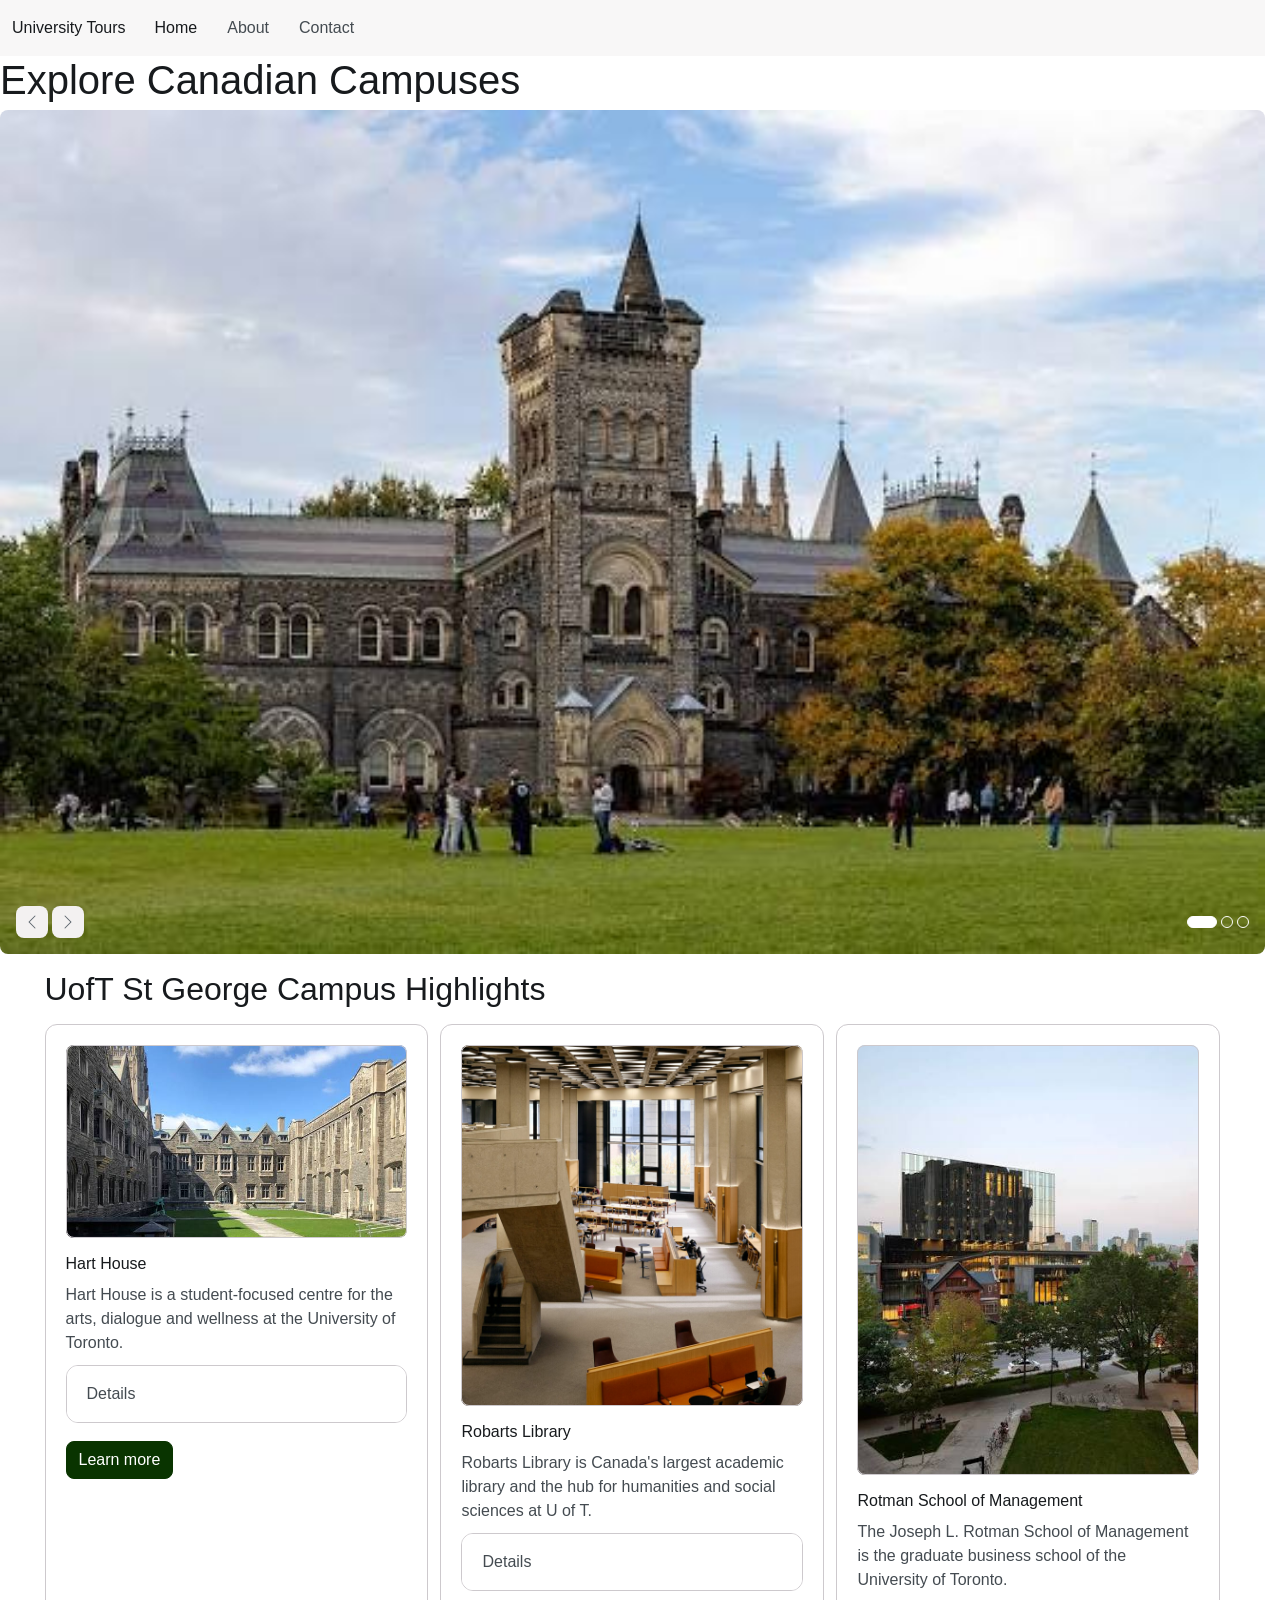
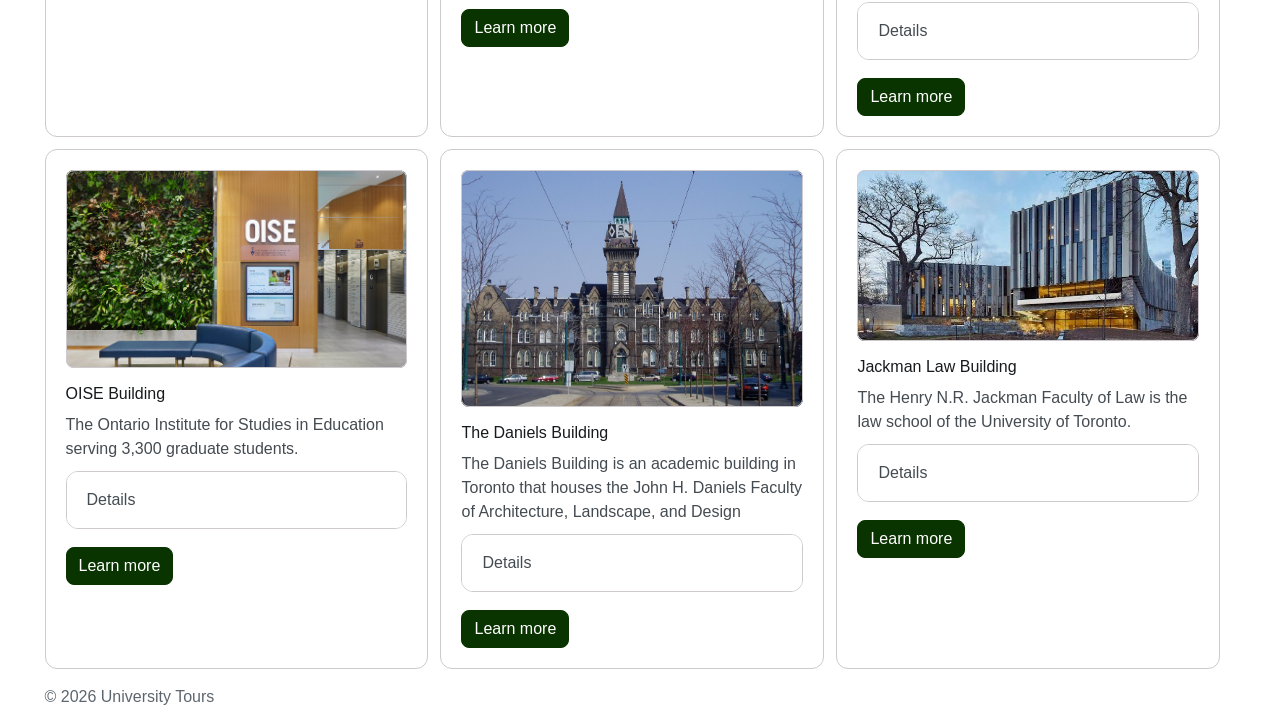
<file: index.html>
<!DOCTYPE html>
<html lang="en">

<head>
    <meta charset="UTF-8">
    <meta name="viewport" content="width=device-width, initial-scale=1.0">
    <title>University Tours - Home</title>
    <link rel="stylesheet" href="css/bootstrap.min.css">
    <link rel="stylesheet" href="css/style.css">
    <script type="module" src="js/bootstrap.bundle.min.js"></script>
</head>

<body>
    <nav class="navbar md:navbar-expand bg-1">
        <div class="container-fluid">
            <a class="navbar-brand" href="index.html">University Tours</a>
            <button class="btn-icon navbar-toggler" type="button" data-bs-toggle="drawer" data-bs-target="#navbarDrawer"
                aria-controls="navbarDrawer" aria-expanded="false" aria-label="Toggle navigation">
                <span class="navbar-toggler-icon" aria-hidden="true"></span>
            </button>
            <dialog class="drawer drawer-end" tabindex="-1" id="navbarDrawer" aria-labelledby="navbarDrawerLabel">
                <div class="drawer-header">
                    <h5 class="drawer-title" id="navbarDrawerLabel">Menu</h5>
                    <button type="button" class="btn-close" data-bs-dismiss="drawer" aria-label="Close"></button>
                </div>
                <div class="drawer-body mb-2 md:mb-0">
                    <ul class="nav navbar-nav me-auto">
                        <li class="nav-item">
                            <a class="nav-link active" aria-current="page" href="index.html">Home</a>
                        </li>
                        <li class="nav-item">
                            <a class="nav-link" href="#">About</a>
                        </li>
                        <li class="nav-item">
                            <a class="nav-link" href="contact.html">Contact</a>
                        </li>
                    </ul>
                </div>
            </dialog>
        </div>
    </nav>

    <main>


        <h1>Explore Canadian Campuses</h1>


        <div id="homeCarousel" class="carousel carousel-overlay slide">
            <div class="carousel-inner rounded-5">
                <div class="carousel-item active">
                    <img src="images/uoft.jpeg" class="d-block w-100" alt="UofT St. George Campus">
                </div>
                <div class="carousel-item">
                    <img src="images/mcgill.jpg" class="d-block w-100" alt="Mcgill Main Campus">
                </div>
                <div class="carousel-item">
                    <img src="images/ubc.jpg" class="d-block w-100" alt="UBC Campus">
                </div>
            </div>


            <div class="carousel-overlay-controls">
                <div>
                    <button class="btn-icon btn-sm btn-subtle theme-secondary" type="button"
                        data-bs-target="#homeCarousel" data-bs-slide="prev">
                        <span class="carousel-icon-prev" aria-hidden="true"></span>
                        <span class="visually-hidden">Previous</span>
                    </button>
                    <button class="btn-icon btn-sm btn-subtle theme-secondary" type="button"
                        data-bs-target="#homeCarousel" data-bs-slide="next">
                        <span class="carousel-icon-next" aria-hidden="true"></span>
                        <span class="visually-hidden">Next</span>
                    </button>
                </div>
                <div class="carousel-indicators">
                    <button type="button" data-bs-target="#homeCarousel" data-bs-slide-to="0" class="active"
                        aria-current="true" aria-label="Slide 1"></button>
                    <button type="button" data-bs-target="#homeCarousel" data-bs-slide-to="1"
                        aria-label="Slide 2"></button>
                    <button type="button" data-bs-target="#homeCarousel" data-bs-slide-to="2"
                        aria-label="Slide 3"></button>
                </div>
            </div>
        </div>

        <div class="container mt-5">
            <h2 class="my-5">UofT St George Campus Highlights</h2>
            <div class="row g-4">

                <div class="col-12 md:col-6 lg:col-4">
                    <div class="card h-100">
                        <div class="card-body">
                            <img src="images/hart.jpeg" class="card-img" alt="Gothic stone entrance of Hart House">
                            <h5 class="mt-2 mb-0">Hart House</h5>
                            <p class="card-text fg-2">Hart House is a student-focused centre for the arts, dialogue and
                                wellness at the University of Toronto.
                            </p>

                            <div class="accordion mb-3">
                                <details class="accordion-item" name="details-1">
                                    <summary class="accordion-header">Details</summary>
                                    <div class="accordion-body">Since it first opened its doors in 1919, Hart House has
                                        sought to function as a place where students—as well as faculty,
                                        staff, alumni and members of the broader community—find welcome and unique ways
                                        to connect with each other and the broader world through engagement
                                        with the arts, dialogue and wellness.
                                    </div>
                                </details>
                            </div>

                            <button type="button" class="btn-solid theme-primary" data-bs-toggle="dialog"
                                data-bs-target="#dialog-1">
                                Learn more
                            </button>

                            <dialog class="dialog" id="dialog-1" aria-labelledby="dialog-1-label">
                                <div class="dialog-header">
                                    <h5 class="dialog-title" id="dialog-1-label">Hart House</h5>
                                    <button type="button" class="btn-close" data-bs-dismiss="dialog"
                                        aria-label="Close"></button>
                                </div>
                                <div class="dialog-body">
                                    <p>Commissioned in 1911 by Vincent Massey, Hart House was completed in 1919 and
                                        gifted to the University of Toronto as a gathering place for students. </p>
                                </div>
                                <div class="dialog-footer">
                                    <button type="button" class="btn-solid theme-secondary"
                                        data-bs-dismiss="dialog">Close</button>
                                </div>
                            </dialog>
                        </div>
                    </div>
                </div>

                <div class="col-12 md:col-6 lg:col-4">
                    <div class="card h-100">
                        <div class="card-body">
                            <img src="images/robarts.jpg" class="card-img"
                                alt="Magnificent exterior of Robarts Library on St. George street">
                            <h5 class="mt-2 mb-0">Robarts Library</h5>
                            <p class="card-text fg-2">Robarts Library is Canada's largest academic library and the hub
                                for humanities and social sciences at U of T.
                            </p>

                            <div class="accordion mb-3">
                                <details class="accordion-item" name="details-2">
                                    <summary class="accordion-header">Details</summary>
                                    <div class="accordion-body">With extensive print and digital collections, it also
                                        offers diverse study and collaboration spaces,
                                        including group study rooms, the Robarts Common, the Reflection Room, the Family
                                        Study Space, and the Digital Studio.
                                    </div>
                                </details>
                            </div>

                            <button type="button" class="btn-solid theme-primary" data-bs-toggle="dialog"
                                data-bs-target="#dialog-2">
                                Learn more
                            </button>

                            <dialog class="dialog" id="dialog-2" aria-labelledby="dialog-2-label">
                                <div class="dialog-header">
                                    <h5 class="dialog-title" id="dialog-2-label">Robarts Library</h5>
                                    <button type="button" class="btn-close" data-bs-dismiss="dialog"
                                        aria-label="Close"></button>
                                </div>
                                <div class="dialog-body">
                                    <p>For the U of T community, Robarts has always been more than an iconic
                                        building—its the
                                        symbolic heart of the university, bringing
                                        together everyone from every discipline to help make lasting change around the
                                        world. </p>
                                </div>
                                <div class="dialog-footer">
                                    <button type="button" class="btn-solid theme-secondary"
                                        data-bs-dismiss="dialog">Close</button>
                                </div>
                            </dialog>
                        </div>
                    </div>
                </div>

                <div class="col-12 md:col-6 lg:col-4">
                    <div class="card h-100">
                        <div class="card-body">
                            <img src="images/rotman.jpeg" class="card-img"
                                alt="Image of Rotman School of Management at dusk">
                            <h5 class="mt-2 mb-0">Rotman School of Management</h5>
                            <p class="card-text fg-2">The Joseph L. Rotman School of Management is the graduate business
                                school of the University of Toronto.
                            </p>

                            <div class="accordion mb-3">
                                <details class="accordion-item" name="details-3">
                                    <summary class="accordion-header">Details</summary>
                                    <div class="accordion-body">The Rotman School is part of the University of Toronto,
                                        a global centre of research
                                        and academic excellence at the heart of Canadas multicultural commercial
                                        capital.
                                    </div>
                                </details>
                            </div>

                            <button type="button" class="btn-solid theme-primary" data-bs-toggle="dialog"
                                data-bs-target="#dialog-3">
                                Learn more
                            </button>

                            <dialog class="dialog" id="dialog-3" aria-labelledby="dialog-3-label">
                                <div class="dialog-header">
                                    <h5 class="dialog-title" id="dialog-3-label">Rotman School of Management</h5>
                                    <button type="button" class="btn-close" data-bs-dismiss="dialog"
                                        aria-label="Close"></button>
                                </div>
                                <div class="dialog-body">
                                    <p>Rotman is a catalyst for transformative learning, insights and public engagement,
                                        bringing together diverse views and initiatives around a defining purpose: to
                                        create value for business and society.</p>
                                </div>
                                <div class="dialog-footer">
                                    <button type="button" class="btn-solid theme-secondary"
                                        data-bs-dismiss="dialog">Close</button>
                                </div>
                            </dialog>
                        </div>
                    </div>
                </div>

                <div class="col-12 md:col-6 lg:col-4">
                    <div class="card h-100">
                        <div class="card-body">
                            <img src="images/oise.jpg" class="card-img"
                                alt="Modern interior of reenovated OISE Building">
                            <h5 class="mt-2 mb-0">OISE Building</h5>
                            <p class="card-text fg-2">The Ontario Institute for Studies in Education serving 3,300
                                graduate students.
                            </p>

                            <div class="accordion mb-3">
                                <details class="accordion-item" name="details-4">
                                    <summary class="accordion-header">Details</summary>
                                    <div class="accordion-body">OISE offers graduate programs in teaching, psychology,
                                        educational theory,
                                        history and administration, and Honours Specialist, technical education diploma,
                                        and Additional and Principal Qualification programs.
                                    </div>
                                </details>
                            </div>

                            <button type="button" class="btn-solid theme-primary" data-bs-toggle="dialog"
                                data-bs-target="#dialog-4">
                                Learn more
                            </button>

                            <dialog class="dialog" id="dialog-4" aria-labelledby="dialog-4-label">
                                <div class="dialog-header">
                                    <h5 class="dialog-title" id="dialog-4-label">OISE</h5>
                                    <button type="button" class="btn-close" data-bs-dismiss="dialog"
                                        aria-label="Close"></button>
                                </div>
                                <div class="dialog-body">
                                    <p>OISE traces its origins back to three separate institutions
                                        the Ontario Provincial Normal School, the Faculty of Education at the University
                                        of Toronto, and the Ontario Institute for Studies in Education. </p>
                                </div>
                                <div class="dialog-footer">
                                    <button type="button" class="btn-solid theme-secondary"
                                        data-bs-dismiss="dialog">Close</button>
                                </div>
                            </dialog>
                        </div>
                    </div>
                </div>

                <div class="col-12 md:col-6 lg:col-4">
                    <div class="card h-100">
                        <div class="card-body">
                            <img src="images/daniels.jpeg" class="card-img"
                                alt="Cloud picture of the classic Daniels Building.">
                            <h5 class="mt-2 mb-0">The Daniels Building</h5>
                            <p class="card-text fg-2">The Daniels Building is an academic building in
                                Toronto that houses the John H. Daniels Faculty of Architecture, Landscape, and Design
                            </p>

                            <div class="accordion mb-3">
                                <details class="accordion-item" name="details-5">
                                    <summary class="accordion-header">Details</summary>
                                    <div class="accordion-body">The building offers space for design studios, lounges, a
                                        student cafe, workshops and
                                        fabrication labs. The historic building was sensitively restored and renovated
                                        to accommodate the new library, classes and faculty offices.
                                    </div>
                                </details>
                            </div>

                            <button type="button" class="btn-solid theme-primary" data-bs-toggle="dialog"
                                data-bs-target="#dialog-5">
                                Learn more
                            </button>

                            <dialog class="dialog" id="dialog-5" aria-labelledby="dialog-5-label">
                                <div class="dialog-header">
                                    <h5 class="dialog-title" id="dialog-5-label">The Daniels Building</h5>
                                    <button type="button" class="btn-close" data-bs-dismiss="dialog"
                                        aria-label="Close"></button>
                                </div>
                                <div class="dialog-body">
                                    <p>The extensive project received several awards for architectural excellence and
                                        was published in magazines around the world.</p>
                                </div>
                                <div class="dialog-footer">
                                    <button type="button" class="btn-solid theme-secondary"
                                        data-bs-dismiss="dialog">Close</button>
                                </div>
                            </dialog>
                        </div>
                    </div>
                </div>

                <div class="col-12 md:col-6 lg:col-4">
                    <div class="card h-100">
                        <div class="card-body">
                            <img src="images/law.jpeg" class="card-img"
                                alt="Exterior of the Jackman Faculty of Law Building">
                            <h5 class="mt-2 mb-0">Jackman Law Building</h5>
                            <p class="card-text fg-2">The Henry N.R. Jackman Faculty of Law is the law school of the
                                University of Toronto.
                            </p>

                            <div class="accordion mb-3">
                                <details class="accordion-item" name="details-6">
                                    <summary class="accordion-header">Details</summary>
                                    <div class="accordion-body">Jackman Law Building was completed in 2016, with an
                                        award-winning design by Hariri Pontarini Architects.
                                    </div>
                                </details>
                            </div>

                            <button type="button" class="btn-solid theme-primary" data-bs-toggle="dialog"
                                data-bs-target="#dialog-6">
                                Learn more
                            </button>

                            <dialog class="dialog" id="dialog-6" aria-labelledby="dialog-6-label">
                                <div class="dialog-header">
                                    <h5 class="dialog-title" id="dialog-6-label">Jackman Law Building</h5>
                                    <button type="button" class="btn-close" data-bs-dismiss="dialog"
                                        aria-label="Close"></button>
                                </div>
                                <div class="dialog-body">
                                    <p>Its soaring Osler, Hoskin & Harcourt LLP Atrium is the central meeting point of
                                        the law school. </p>
                                </div>
                                <div class="dialog-footer">
                                    <button type="button" class="btn-solid theme-secondary"
                                        data-bs-dismiss="dialog">Close</button>
                                </div>
                            </dialog>
                        </div>
                    </div>
                </div>

            </div>
        </div>

    </main>

    <footer class="container my-5">
        <p class="fg-3">&copy; 2026 University Tours</p>
    </footer>


</body>

</html>
</file>
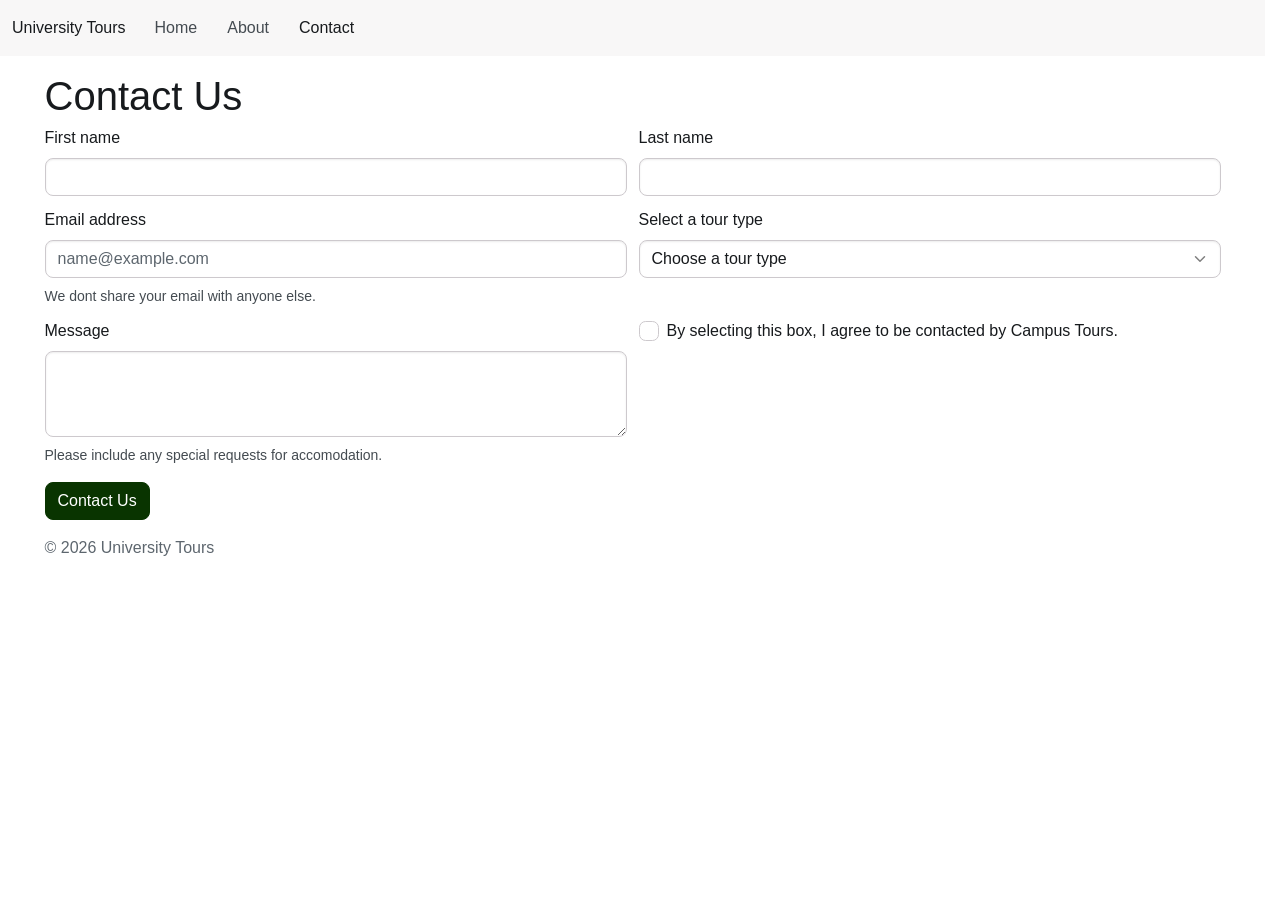
<file: contact.html>
<!DOCTYPE html>
<html lang="en">

<head>
    <meta charset="UTF-8">
    <meta name="viewport" content="width=device-width, initial-scale=1.0">
    <title>University Tours - Contact Us</title>
    <link rel="stylesheet" href="css/bootstrap.min.css">
    <link rel="stylesheet" href="css/style.css">
    <script type="module" src="js/bootstrap.bundle.min.js"></script>
</head>

<body>
    <nav class="navbar md:navbar-expand bg-1">
        <div class="container-fluid">
            <a class="navbar-brand" href="index.html">University Tours</a>
            <button class="btn-icon navbar-toggler" type="button" data-bs-toggle="drawer" data-bs-target="#navbarDrawer"
                aria-controls="navbarDrawer" aria-expanded="false" aria-label="Toggle navigation">
                <span class="navbar-toggler-icon" aria-hidden="true"></span>
            </button>
            <dialog class="drawer drawer-end" tabindex="-1" id="navbarDrawer" aria-labelledby="navbarDrawerLabel">
                <div class="drawer-header">
                    <h5 class="drawer-title" id="navbarDrawerLabel">Menu</h5>
                    <button type="button" class="btn-close" data-bs-dismiss="drawer" aria-label="Close"></button>
                </div>
                <div class="drawer-body mb-2 md:mb-0">
                    <ul class="nav navbar-nav me-auto">
                        <li class="nav-item">
                            <a class="nav-link" href="index.html">Home</a>
                        </li>
                        <li class="nav-item">
                            <a class="nav-link" href="#">About</a>
                        </li>
                        <li class="nav-item">
                            <a class="nav-link active" aria-current="page" href="contact.html">Contact</a>
                        </li>
                    </ul>
                </div>
            </dialog>
        </div>
    </nav>

    <main class="container my-5">
        <h1>Contact Us</h1>


        <form>
            <div class="row g-4">
                <div class="md:col-6">
                    <div class="form-field">
                        <label for="firstName" class="form-label">First name</label>

                        <input type="text" class="form-control" id="firstName">
                    </div>
                </div>
                <div class="md:col-6">
                    <div class="form-field">
                        <label for="lastName" class="form-label">Last name</label>
                        <input type="text" class="form-control" id="lastName">
                    </div>
                </div>
                <div class="md:col-6">
                    <div class="form-field">
                        <label for="email" class="form-label">Email address</label>
                        <input type="email" class="form-control" id="email" placeholder="name@example.com">
                        <div class="form-text">
                            We dont share your email with anyone else.
                        </div>
                    </div>
                </div>
                <div class="col-12 md:col-6">
                    <div class="form-field">
                        <label for="tourType" class="form-label">Select a tour type</label>
                        <select class="form-control" id="tourType">
                            <option value="">Choose a tour type</option>
                            <option value="full">Full Tour</option>
                            <option value="half">Half-Day Tour</option>
                            <option value="speed">6 Building Speed Tour</option>
                        </select>
                    </div>
                </div>
                <div class="md:col-6">
                    <div class="form-field">
                        <label for="fieldTextarea" class="form-label">Message</label>
                        <textarea class="form-control" id="fieldTextarea" rows="3"></textarea>
                        <div class="form-text">
                            Please include any special requests for accomodation.
                        </div>
                    </div>
                </div>
                <div class="md:col-6">
                    <div class="form-field">
                        <input type="checkbox" id="checkLabel" class="check" />
                        <label for="checkLabel">By selecting this box, I agree to be contacted by Campus Tours.</label>
                    </div>
                </div>

            </div>
            <div class="col-12">
                <button button type="submit" class="btn-solid theme-primary mt-5">Contact Us</button>
            </div>
        </form>

    </main>

    <footer class="container my-5">
        <p class="fg-3">&copy; 2026 University Tours</p>
    </footer>

</body>

</html>
</file>
<file: css/style.css>
:root {
--bs-primary-bg: #093400;
--bs-primary-fg: #7a6200;
--bs-primary-fg-emphasis: #5c4a00;
--bs-primary-border: #b69100;
--bs-primary-focus-ring: #00910a;
--bs-primary-contrast: #ffffff;
}


.btn-solid.theme-primary {
--bs-theme-bg: #093400;
--bs-theme-border: #062600;
--bs-theme-contrast: #ffffff;
}
</file>
